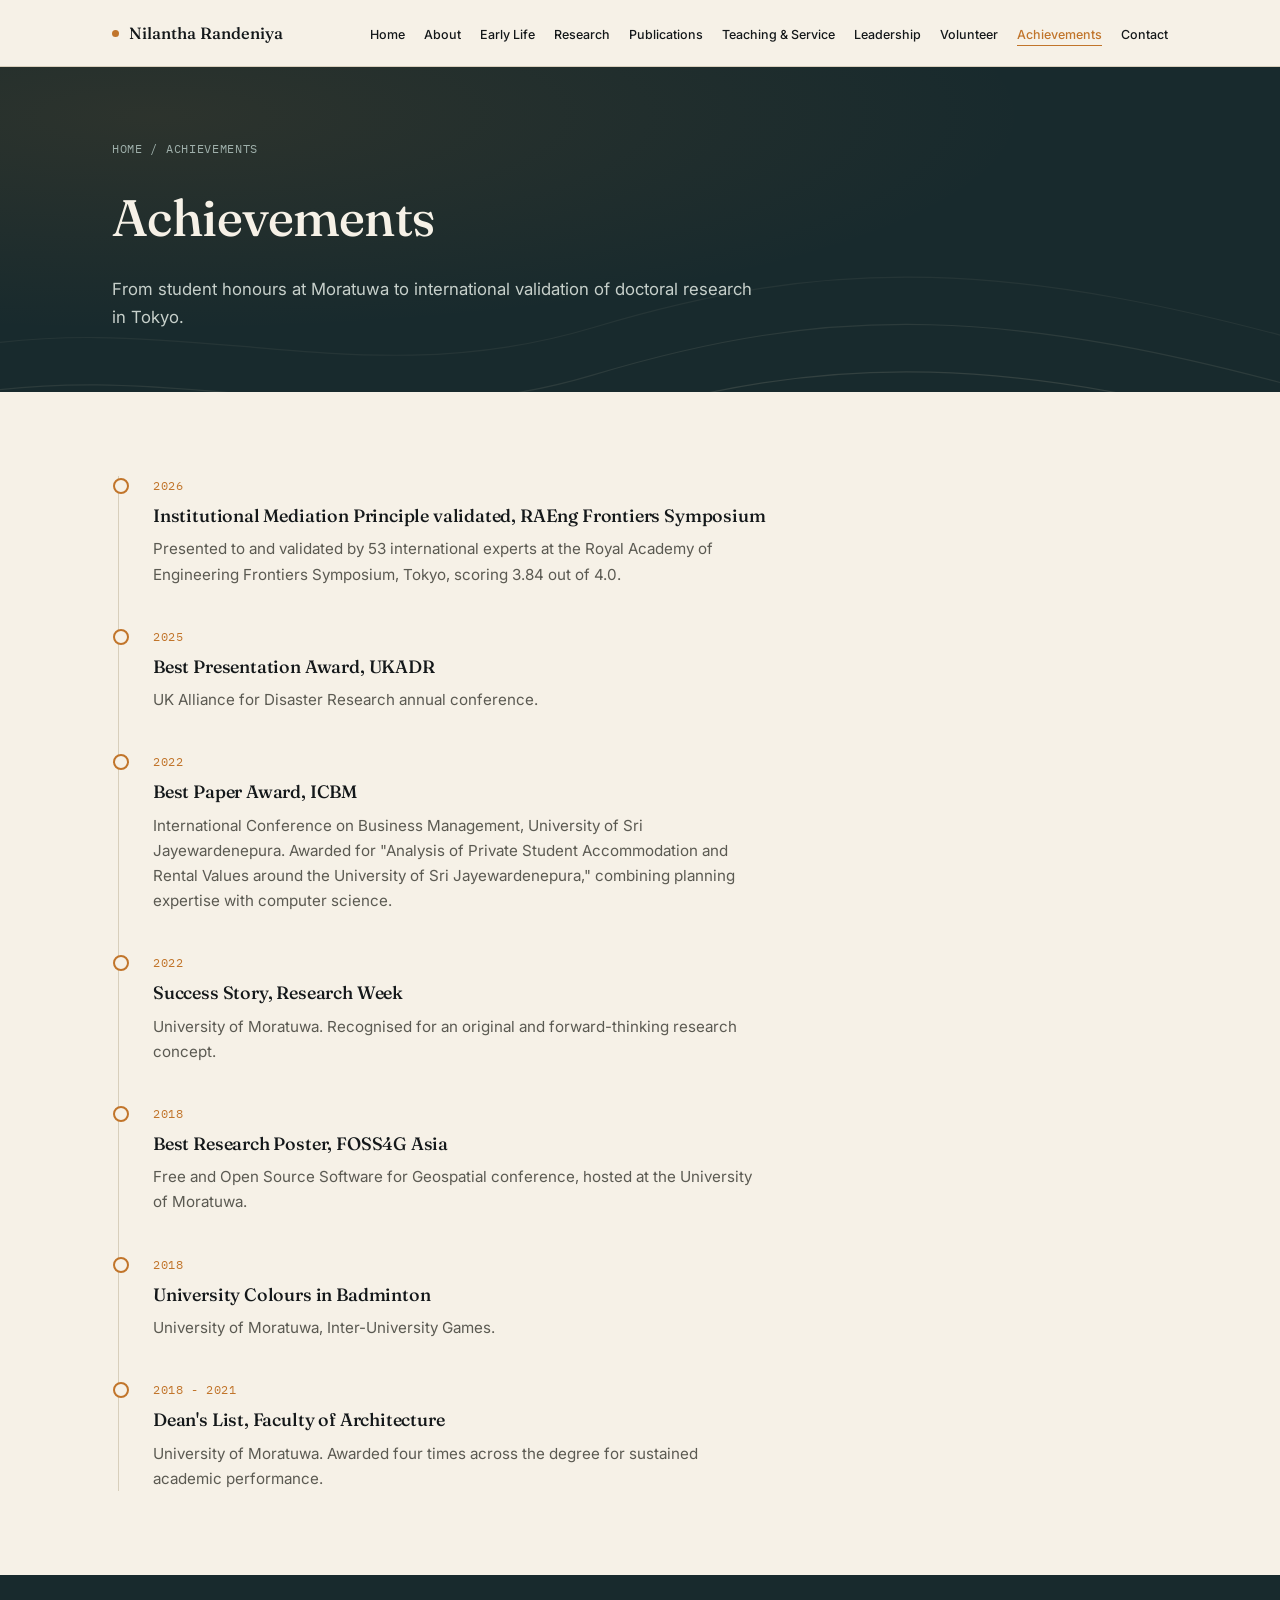
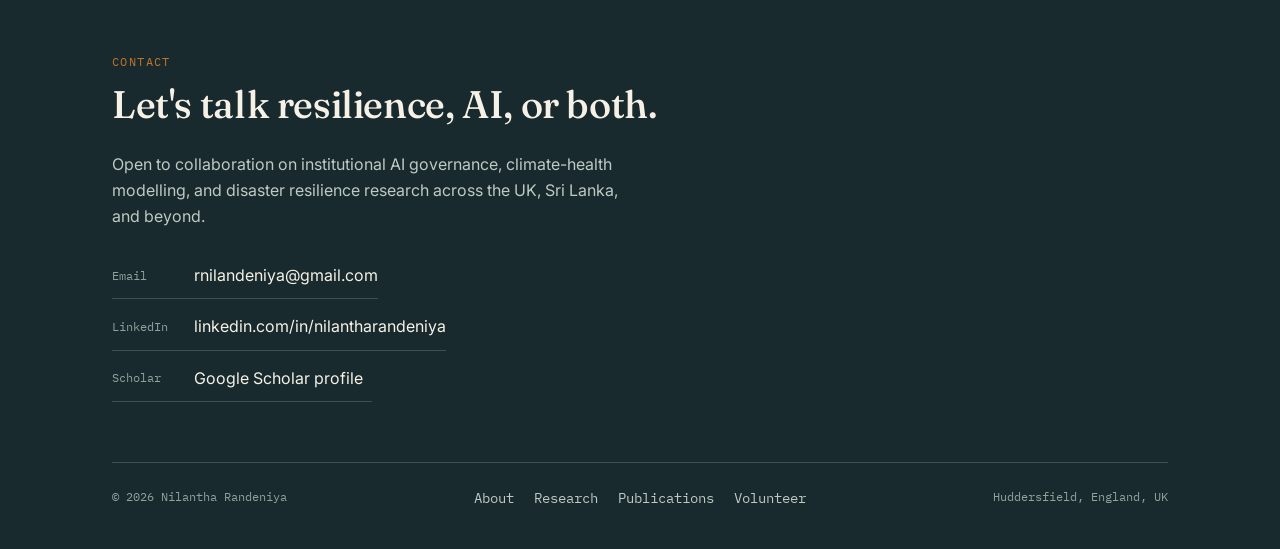
<file: index.html>
<!DOCTYPE html>
<html lang="en">
<head>
<meta charset="UTF-8">
<meta name="viewport" content="width=device-width, initial-scale=1.0">
<title>Achievements - Nilantha Randeniya</title>
<meta name="description" content="Awards and recognitions of Nilantha Randeniya, from student honours to international research validation.">
<link rel="preconnect" href="https://fonts.googleapis.com">
<link rel="preconnect" href="https://fonts.gstatic.com" crossorigin>
<link href="https://fonts.googleapis.com/css2?family=Fraunces:opsz,wght@9..144,300;9..144,400;9..144,500;9..144,600&family=Inter:wght@400;500;600&family=IBM+Plex+Mono:wght@400;500&display=swap" rel="stylesheet">
<link rel="stylesheet" href="css/style.css">
</head>
<body>

<nav class="site-nav">
  <div class="wrap">
    <a class="nav-name" href="index.html"><span class="dot"></span>Nilantha Randeniya</a>
    <button class="nav-toggle" id="navToggle" aria-label="Toggle menu" aria-expanded="false">&#9776;</button>
    <ul class="nav-links" id="navLinks">
      <li><a href="index.html">Home</a></li>
      <li><a href="about.html">About</a></li>
      <li><a href="early-life.html">Early Life</a></li>
      <li><a href="research.html">Research</a></li>
      <li><a href="publications.html">Publications</a></li>
      <li><a href="teaching.html">Teaching &amp; Service</a></li>
      <li><a href="leadership.html">Leadership</a></li>
      <li><a href="volunteer.html">Volunteer</a></li>
      <li><a href="achievements.html" class="active">Achievements</a></li>
      <li><a href="contact.html">Contact</a></li>
    </ul>
  </div>
</nav>

<header class="page-header">
  <svg class="contour-field" viewBox="0 0 1080 400" xmlns="http://www.w3.org/2000/svg" aria-hidden="true">
    <g fill="none" stroke="#E8DCC4" stroke-width="1">
      <path d="M -50 320 C 150 280, 300 360, 500 300 S 850 240, 1130 320" opacity="0.4"/>
      <path d="M -50 280 C 150 240, 300 320, 500 260 S 850 200, 1130 280" opacity="0.3"/>
      <path d="M -50 240 C 150 200, 300 280, 500 220 S 850 160, 1130 240" opacity="0.2"/>
    </g>
  </svg>
  <div class="wrap">
    <div class="breadcrumb"><a href="index.html">Home</a> / Achievements</div>
    <h1>Achievements</h1>
    <p class="lede">From student honours at Moratuwa to international validation of doctoral research in Tokyo.</p>
  </div>
</header>

<section>
  <div class="wrap">
    <div class="network reveal">
      <div class="node">
        <div class="when">2026</div>
        <h3>Institutional Mediation Principle validated, RAEng Frontiers Symposium</h3>
        <p>Presented to and validated by 53 international experts at the Royal Academy of Engineering Frontiers Symposium, Tokyo, scoring 3.84 out of 4.0.</p>
      </div>
      <div class="node">
        <div class="when">2025</div>
        <h3>Best Presentation Award, UKADR</h3>
        <p>UK Alliance for Disaster Research annual conference.</p>
      </div>
      <div class="node">
        <div class="when">2022</div>
        <h3>Best Paper Award, ICBM</h3>
        <p>International Conference on Business Management, University of Sri Jayewardenepura. Awarded for "Analysis of Private Student Accommodation and Rental Values around the University of Sri Jayewardenepura," combining planning expertise with computer science.</p>
      </div>
      <div class="node">
        <div class="when">2022</div>
        <h3>Success Story, Research Week</h3>
        <p>University of Moratuwa. Recognised for an original and forward-thinking research concept.</p>
      </div>
      <div class="node">
        <div class="when">2018</div>
        <h3>Best Research Poster, FOSS4G Asia</h3>
        <p>Free and Open Source Software for Geospatial conference, hosted at the University of Moratuwa.</p>
      </div>
      <div class="node">
        <div class="when">2018</div>
        <h3>University Colours in Badminton</h3>
        <p>University of Moratuwa, Inter-University Games.</p>
      </div>
      <div class="node">
        <div class="when">2018 - 2021</div>
        <h3>Dean's List, Faculty of Architecture</h3>
        <p>University of Moratuwa. Awarded four times across the degree for sustained academic performance.</p>
      </div>
    </div>
  </div>
</section>

<footer class="site-footer" id="contact">
  <div class="wrap">
    <span class="eyebrow" style="color:var(--ochre)">Contact</span>
    <h2>Let's talk resilience, AI, or both.</h2>
    <p class="desc">Open to collaboration on institutional AI governance, climate-health modelling, and disaster resilience research across the UK, Sri Lanka, and beyond.</p>
    <div class="contact-links">
      <a href="mailto:rnilandeniya@gmail.com"><span class="k">Email</span> rnilandeniya@gmail.com</a>
      <a href="https://www.linkedin.com/in/nilantharandeniya" target="_blank" rel="noopener"><span class="k">LinkedIn</span> linkedin.com/in/nilantharandeniya</a>
      <a href="https://scholar.google.com/citations?user=WspfZRwAAAAJ&hl=en" target="_blank" rel="noopener"><span class="k">Scholar</span> Google Scholar profile</a>
    </div>
    <div class="foot-bottom">
      <span>&copy; 2026 Nilantha Randeniya</span>
      <div class="foot-links">
        <a href="about.html">About</a>
        <a href="research.html">Research</a>
        <a href="publications.html">Publications</a>
        <a href="volunteer.html">Volunteer</a>
      </div>
      <span>Huddersfield, England, UK</span>
    </div>
  </div>
</footer>

<script src="js/main.js"></script>
</body>
</html>
</file>
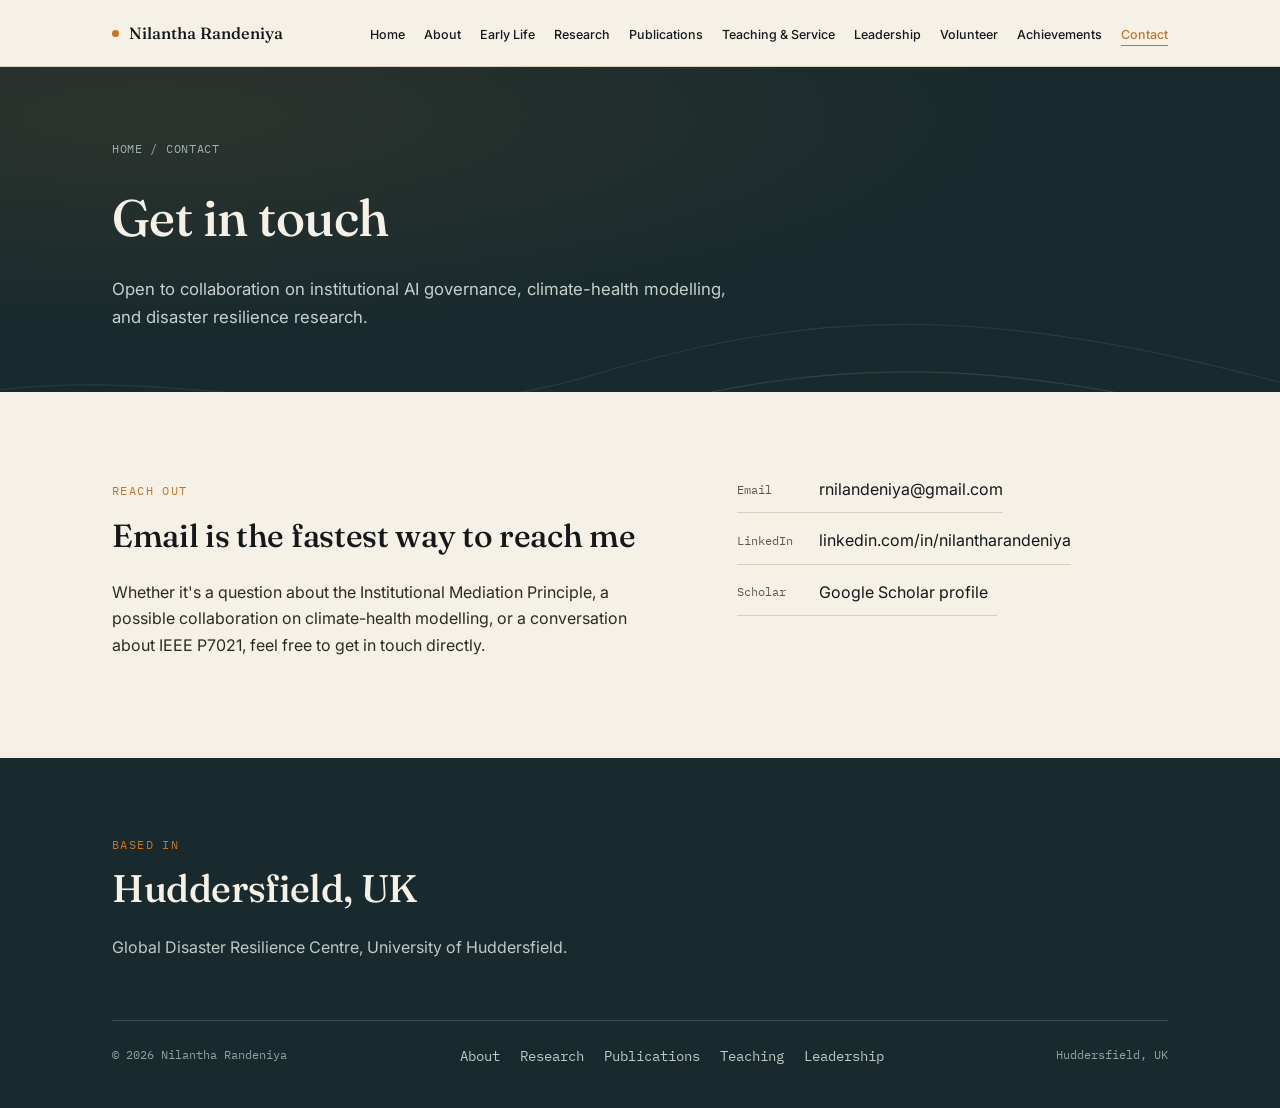
<file: leadership.html>
<!DOCTYPE html>
<html lang="en">
<head>
<meta charset="UTF-8">
<meta name="viewport" content="width=device-width, initial-scale=1.0">
<title>Contact - Nilantha Randeniya</title>
<meta name="description" content="Get in touch with Nilantha Randeniya, Researcher and Educator, University of Huddersfield.">
<link rel="preconnect" href="https://fonts.googleapis.com">
<link rel="preconnect" href="https://fonts.gstatic.com" crossorigin>
<link href="https://fonts.googleapis.com/css2?family=Fraunces:opsz,wght@9..144,300;9..144,400;9..144,500;9..144,600&family=Inter:wght@400;500;600&family=IBM+Plex+Mono:wght@400;500&display=swap" rel="stylesheet">
<link rel="stylesheet" href="css/style.css">
</head>
<body>

<nav class="site-nav">
  <div class="wrap">
    <a class="nav-name" href="index.html"><span class="dot"></span>Nilantha Randeniya</a>
    <button class="nav-toggle" id="navToggle" aria-label="Toggle menu" aria-expanded="false">&#9776;</button>
    <ul class="nav-links" id="navLinks">
      <li><a href="index.html">Home</a></li>
      <li><a href="about.html">About</a></li>
      <li><a href="early-life.html">Early Life</a></li>
      <li><a href="research.html">Research</a></li>
      <li><a href="publications.html">Publications</a></li>
      <li><a href="teaching.html">Teaching & Service</a></li>
      <li><a href="leadership.html">Leadership</a></li>
      <li><a href="volunteer.html">Volunteer</a></li>
      <li><a href="achievements.html">Achievements</a></li>
      <li><a href="contact.html" class="active">Contact</a></li>
    </ul>
  </div>
</nav>

<header class="page-header">
  <svg class="contour-field" viewBox="0 0 1080 400" xmlns="http://www.w3.org/2000/svg" aria-hidden="true">
    <g fill="none" stroke="#E8DCC4" stroke-width="1">
      <path d="M -50 320 C 150 280, 300 360, 500 300 S 850 240, 1130 320" opacity="0.4"/>
      <path d="M -50 280 C 150 240, 300 320, 500 260 S 850 200, 1130 280" opacity="0.3"/>
    </g>
  </svg>
  <div class="wrap">
    <div class="breadcrumb"><a href="index.html">Home</a> / Contact</div>
    <h1>Get in touch</h1>
    <p class="lede">Open to collaboration on institutional AI governance, climate-health modelling, and disaster resilience research.</p>
  </div>
</header>

<section style="border-bottom:none;">
  <div class="wrap">
    <div class="two-col">
      <div class="reveal">
        <span class="eyebrow">Reach out</span>
        <h2 style="margin-top:8px;font-size:clamp(1.5rem,2.6vw,2rem);">Email is the fastest way to reach me</h2>
        <p style="margin-top:16px;">Whether it's a question about the Institutional Mediation Principle, a possible collaboration on climate-health modelling, or a conversation about IEEE P7021, feel free to get in touch directly.</p>
      </div>
      <div class="reveal">
        <div class="contact-links" style="margin-top:0;">
          <a href="mailto:rnilandeniya@gmail.com" style="color:var(--ink);border-color:var(--line);"><span class="k" style="color:var(--muted);">Email</span> rnilandeniya@gmail.com</a>
          <a href="https://www.linkedin.com/in/nilantharandeniya" target="_blank" rel="noopener" style="color:var(--ink);border-color:var(--line);"><span class="k" style="color:var(--muted);">LinkedIn</span> linkedin.com/in/nilantharandeniya</a>
          <a href="https://scholar.google.com/citations?user=WspfZRwAAAAJ&hl=en" target="_blank" rel="noopener" style="color:var(--ink);border-color:var(--line);"><span class="k" style="color:var(--muted);">Scholar</span> Google Scholar profile</a>
        </div>
      </div>
    </div>
  </div>
</section>

<footer class="site-footer">
  <div class="wrap">
    <span class="eyebrow" style="color:var(--ochre)">Based in</span>
    <h2>Huddersfield, UK</h2>
    <p class="desc">Global Disaster Resilience Centre, University of Huddersfield.</p>
    <div class="foot-bottom">
      <span>&copy; 2026 Nilantha Randeniya</span>
      <div class="foot-links">
        <a href="about.html">About</a>
        <a href="research.html">Research</a>
        <a href="publications.html">Publications</a>
        <a href="teaching.html">Teaching</a>
        <a href="leadership.html">Leadership</a>
      </div>
      <span>Huddersfield, UK</span>
    </div>
  </div>
</footer>

<script src="js/main.js"></script>
</body>
</html>
</file>
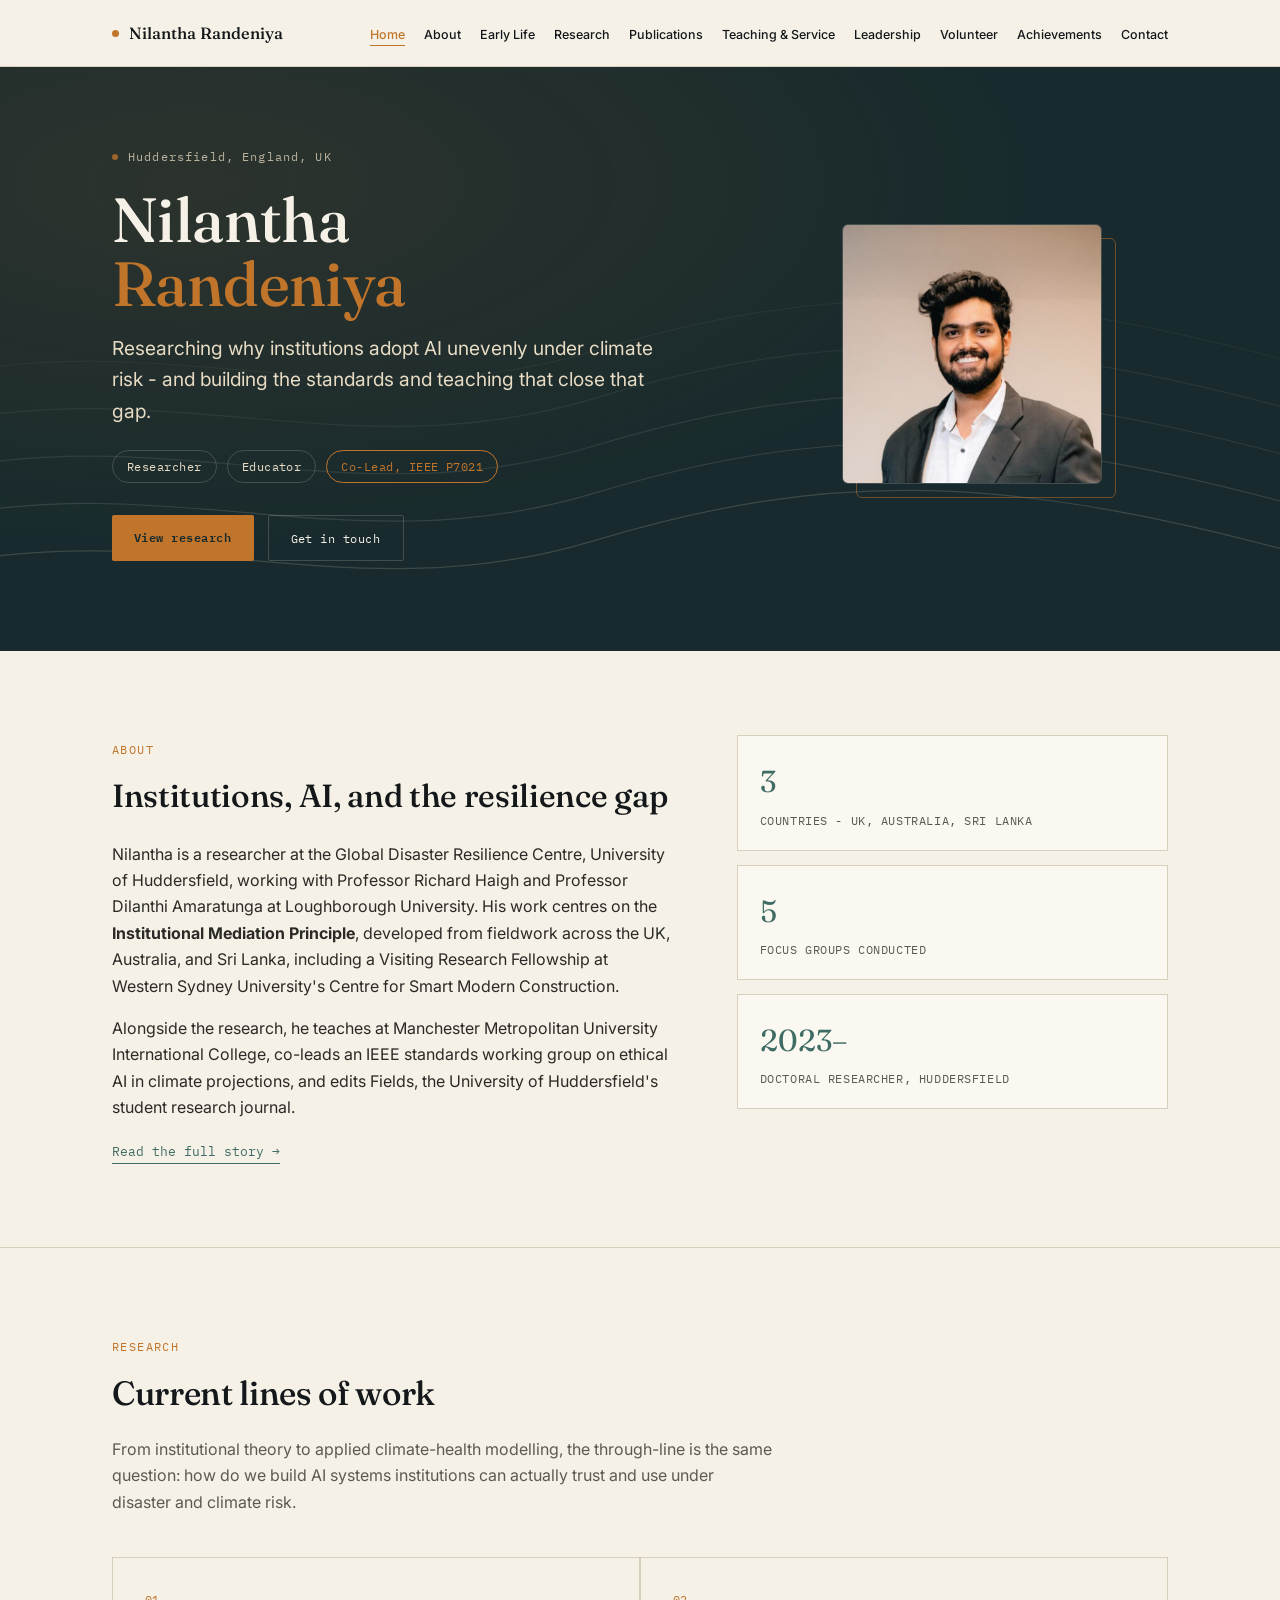
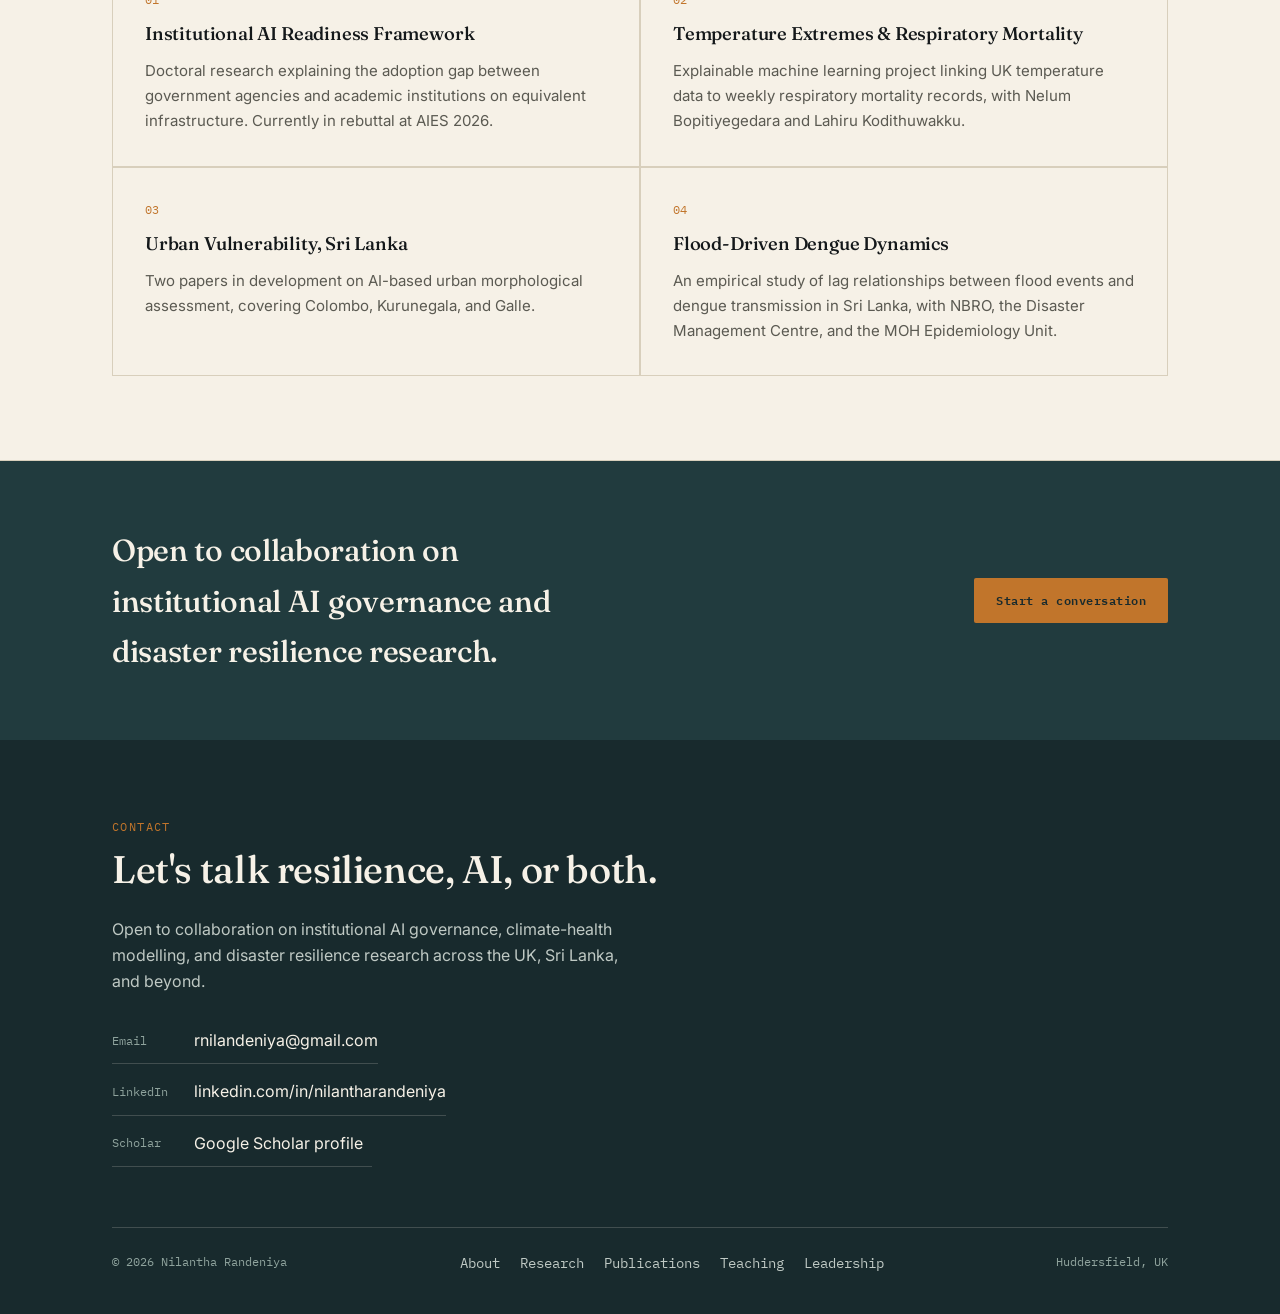
<file: research.html>
<!DOCTYPE html>
<html lang="en">
<head>
<meta charset="UTF-8">
<meta name="viewport" content="width=device-width, initial-scale=1.0">
<title>Nilantha Randeniya - Researcher &amp; Educator, Disaster Resilience and Institutional AI</title>
<meta name="description" content="Nilantha Randeniya - Researcher, Global Disaster Resilience Centre, University of Huddersfield. Institutional Mediation Principle, AI governance, climate and disaster risk.">
<link rel="preconnect" href="https://fonts.googleapis.com">
<link rel="preconnect" href="https://fonts.gstatic.com" crossorigin>
<link href="https://fonts.googleapis.com/css2?family=Fraunces:opsz,wght@9..144,300;9..144,400;9..144,500;9..144,600&family=Inter:wght@400;500;600&family=IBM+Plex+Mono:wght@400;500&display=swap" rel="stylesheet">
<link rel="stylesheet" href="css/style.css">
</head>
<body>

<nav class="site-nav">
  <div class="wrap">
    <a class="nav-name" href="index.html"><span class="dot"></span>Nilantha Randeniya</a>
    <button class="nav-toggle" id="navToggle" aria-label="Toggle menu" aria-expanded="false">&#9776;</button>
    <ul class="nav-links" id="navLinks">
      <li><a href="index.html" class="active">Home</a></li>
      <li><a href="about.html">About</a></li>
      <li><a href="early-life.html">Early Life</a></li>
      <li><a href="research.html">Research</a></li>
      <li><a href="publications.html">Publications</a></li>
      <li><a href="teaching.html">Teaching & Service</a></li>
      <li><a href="leadership.html">Leadership</a></li>
      <li><a href="volunteer.html">Volunteer</a></li>
      <li><a href="achievements.html">Achievements</a></li>
      <li><a href="contact.html">Contact</a></li>
    </ul>
  </div>
</nav>

<header class="hero">
  <svg class="contour-field" viewBox="0 0 1080 500" xmlns="http://www.w3.org/2000/svg" aria-hidden="true">
    <g fill="none" stroke="#E8DCC4" stroke-width="1">
      <path d="M -50 420 C 150 380, 300 460, 500 400 S 850 340, 1130 420" opacity="0.5"/>
      <path d="M -50 380 C 150 340, 300 420, 500 360 S 850 300, 1130 380" opacity="0.4"/>
      <path d="M -50 340 C 150 300, 300 380, 500 320 S 850 260, 1130 340" opacity="0.3"/>
      <path d="M -50 300 C 150 260, 300 340, 500 280 S 850 220, 1130 300" opacity="0.22"/>
      <path d="M -50 260 C 150 220, 300 300, 500 240 S 850 180, 1130 260" opacity="0.15"/>
    </g>
  </svg>
  <div class="wrap">
    <div>
      <div class="hero-coord"><span class="dot"></span>Huddersfield, England, UK</div>
      <h1 class="name">Nilantha<br><em>Randeniya</em></h1>
      <p class="hero-role">Researching why institutions adopt AI unevenly under climate risk - and building the standards and teaching that close that gap.</p>
      <div class="hero-tags">
        <span class="tag">Researcher</span>
        <span class="tag">Educator</span>
        <span class="tag accent">Co-Lead, IEEE P7021</span>
      </div>
      <div class="hero-actions">
        <a class="btn btn-primary" href="research.html">View research</a>
        <a class="btn btn-ghost" href="contact.html">Get in touch</a>
      </div>
    </div>
    <div class="hero-portrait">
      <img src="assets/profile.png" alt="Portrait of Nilantha Randeniya">
    </div>
  </div>
</header>

<section id="about-preview">
  <div class="wrap">
    <div class="two-col">
      <div class="reveal">
        <span class="eyebrow">About</span>
        <h2 style="margin-top:8px;font-size:clamp(1.5rem,2.6vw,2rem);">Institutions, AI, and the resilience gap</h2>
        <p style="margin-top:18px;">Nilantha is a researcher at the Global Disaster Resilience Centre, University of Huddersfield, working with Professor Richard Haigh and Professor Dilanthi Amaratunga at Loughborough University. His work centres on the <strong>Institutional Mediation Principle</strong>, developed from fieldwork across the UK, Australia, and Sri Lanka, including a Visiting Research Fellowship at Western Sydney University's Centre for Smart Modern Construction.</p>
        <p>Alongside the research, he teaches at Manchester Metropolitan University International College, co-leads an IEEE standards working group on ethical AI in climate projections, and edits Fields, the University of Huddersfield's student research journal.</p>
        <a href="about.html" style="font-family:'IBM Plex Mono',monospace;font-size:0.82rem;color:var(--teal);text-decoration:none;border-bottom:1px solid var(--teal);padding-bottom:3px;">Read the full story &rarr;</a>
      </div>
      <div class="reveal">
        <div class="stat-card"><div class="num">3</div><div class="label">Countries - UK, Australia, Sri Lanka</div></div>
        <div class="stat-card"><div class="num">5</div><div class="label">Focus groups conducted</div></div>
        <div class="stat-card"><div class="num">2023&ndash;</div><div class="label">Doctoral researcher, Huddersfield</div></div>
      </div>
    </div>
  </div>
</section>

<section id="research-preview">
  <div class="wrap">
    <div class="section-head reveal">
      <span class="eyebrow">Research</span>
      <h2>Current lines of work</h2>
      <p class="desc">From institutional theory to applied climate-health modelling, the through-line is the same question: how do we build AI systems institutions can actually trust and use under disaster and climate risk.</p>
    </div>
    <div class="research-grid reveal">
      <div class="research-card">
        <div class="idx">01</div>
        <h3>Institutional AI Readiness Framework</h3>
        <p>Doctoral research explaining the adoption gap between government agencies and academic institutions on equivalent infrastructure. Currently in rebuttal at AIES 2026.</p>
      </div>
      <div class="research-card">
        <div class="idx">02</div>
        <h3>Temperature Extremes &amp; Respiratory Mortality</h3>
        <p>Explainable machine learning project linking UK temperature data to weekly respiratory mortality records, with Nelum Bopitiyegedara and Lahiru Kodithuwakku.</p>
      </div>
      <div class="research-card">
        <div class="idx">03</div>
        <h3>Urban Vulnerability, Sri Lanka</h3>
        <p>Two papers in development on AI-based urban morphological assessment, covering Colombo, Kurunegala, and Galle.</p>
      </div>
      <div class="research-card">
        <div class="idx">04</div>
        <h3>Flood-Driven Dengue Dynamics</h3>
        <p>An empirical study of lag relationships between flood events and dengue transmission in Sri Lanka, with NBRO, the Disaster Management Centre, and the MOH Epidemiology Unit.</p>
      </div>
    </div>
  </div>
</section>

<section class="cta-band" style="border-bottom:none;">
  <div class="wrap">
    <h2>Open to collaboration on institutional AI governance and disaster resilience research.</h2>
    <a class="btn btn-primary" href="contact.html">Start a conversation</a>
  </div>
</section>

<footer class="site-footer" id="contact">
  <div class="wrap">
    <span class="eyebrow" style="color:var(--ochre)">Contact</span>
    <h2>Let's talk resilience, AI, or both.</h2>
    <p class="desc">Open to collaboration on institutional AI governance, climate-health modelling, and disaster resilience research across the UK, Sri Lanka, and beyond.</p>
    <div class="contact-links">
      <a href="mailto:rnilandeniya@gmail.com"><span class="k">Email</span> rnilandeniya@gmail.com</a>
      <a href="https://www.linkedin.com/in/nilantharandeniya" target="_blank" rel="noopener"><span class="k">LinkedIn</span> linkedin.com/in/nilantharandeniya</a>
      <a href="https://scholar.google.com/citations?user=WspfZRwAAAAJ&hl=en" target="_blank" rel="noopener"><span class="k">Scholar</span> Google Scholar profile</a>
    </div>
    <div class="foot-bottom">
      <span>&copy; 2026 Nilantha Randeniya</span>
      <div class="foot-links">
        <a href="about.html">About</a>
        <a href="research.html">Research</a>
        <a href="publications.html">Publications</a>
        <a href="teaching.html">Teaching</a>
        <a href="leadership.html">Leadership</a>
      </div>
      <span>Huddersfield, UK</span>
    </div>
  </div>
</footer>

<script src="js/main.js"></script>
</body>
</html>
</file>
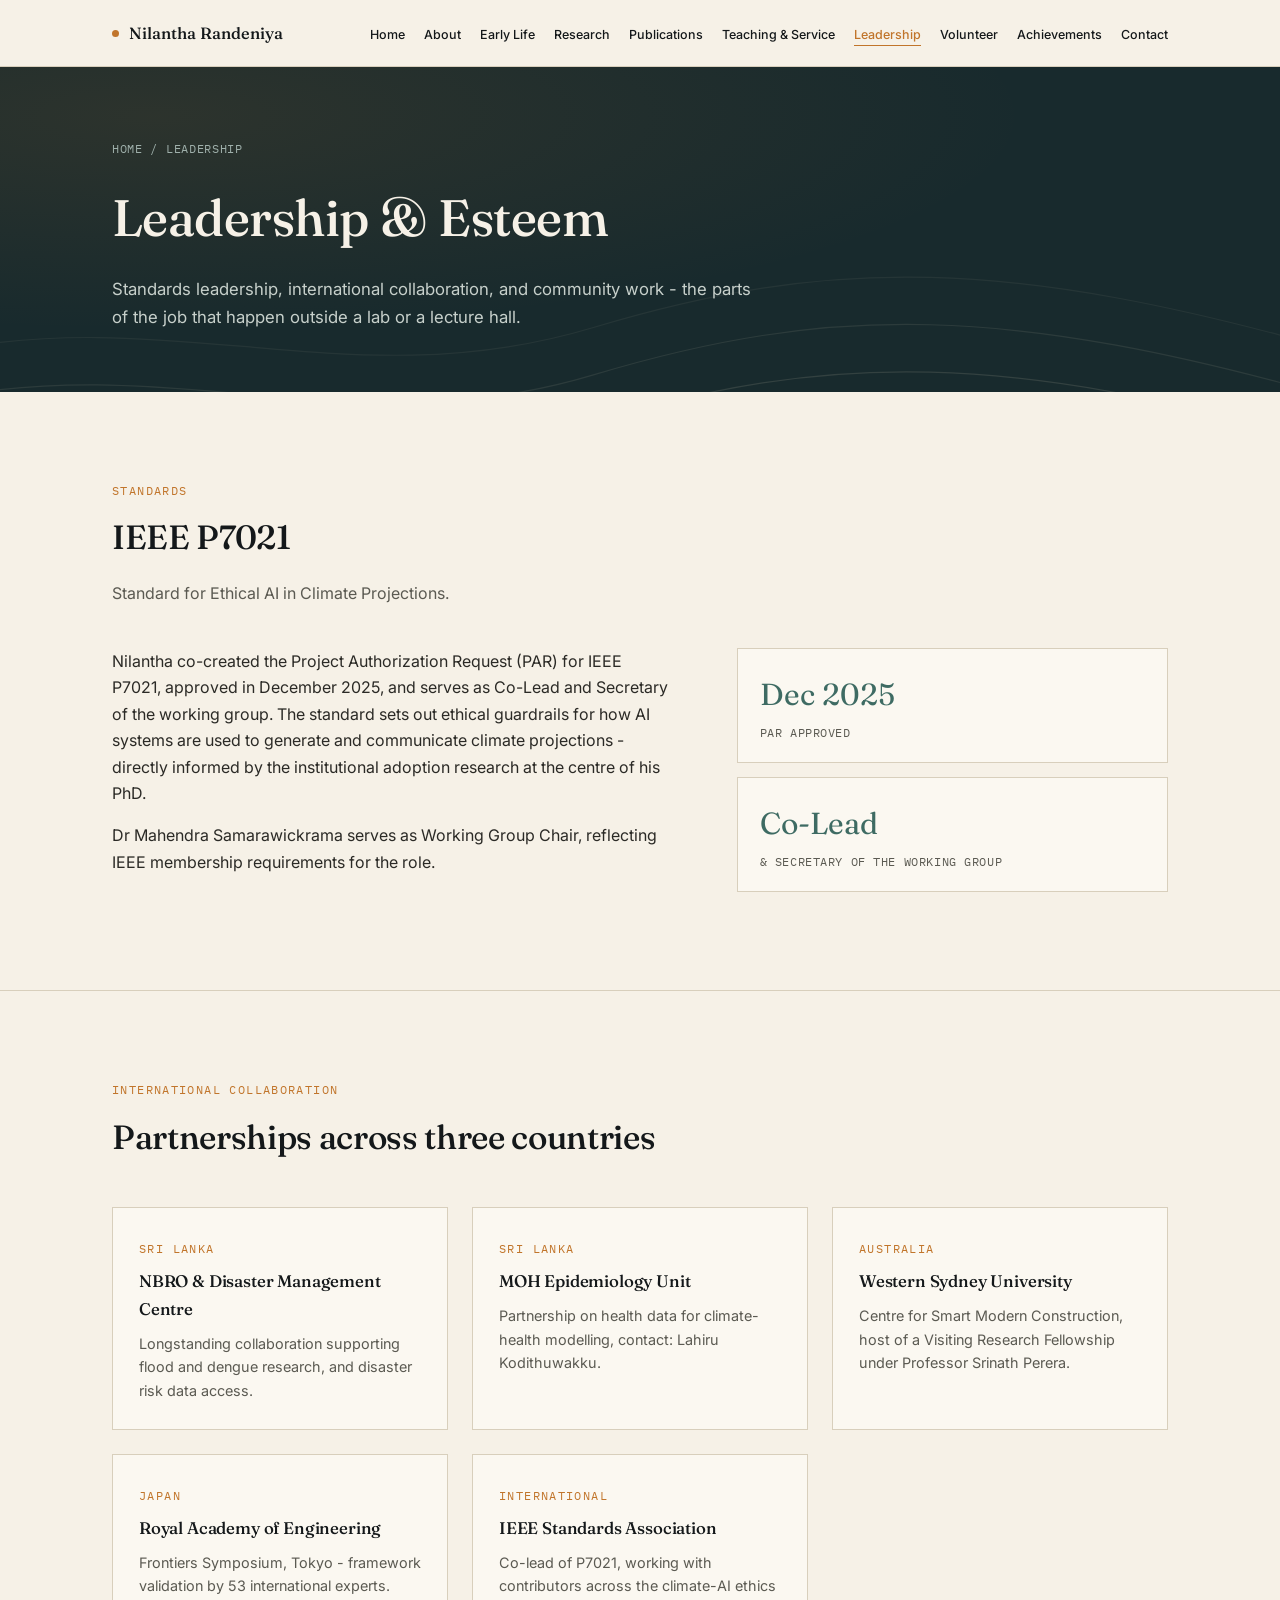
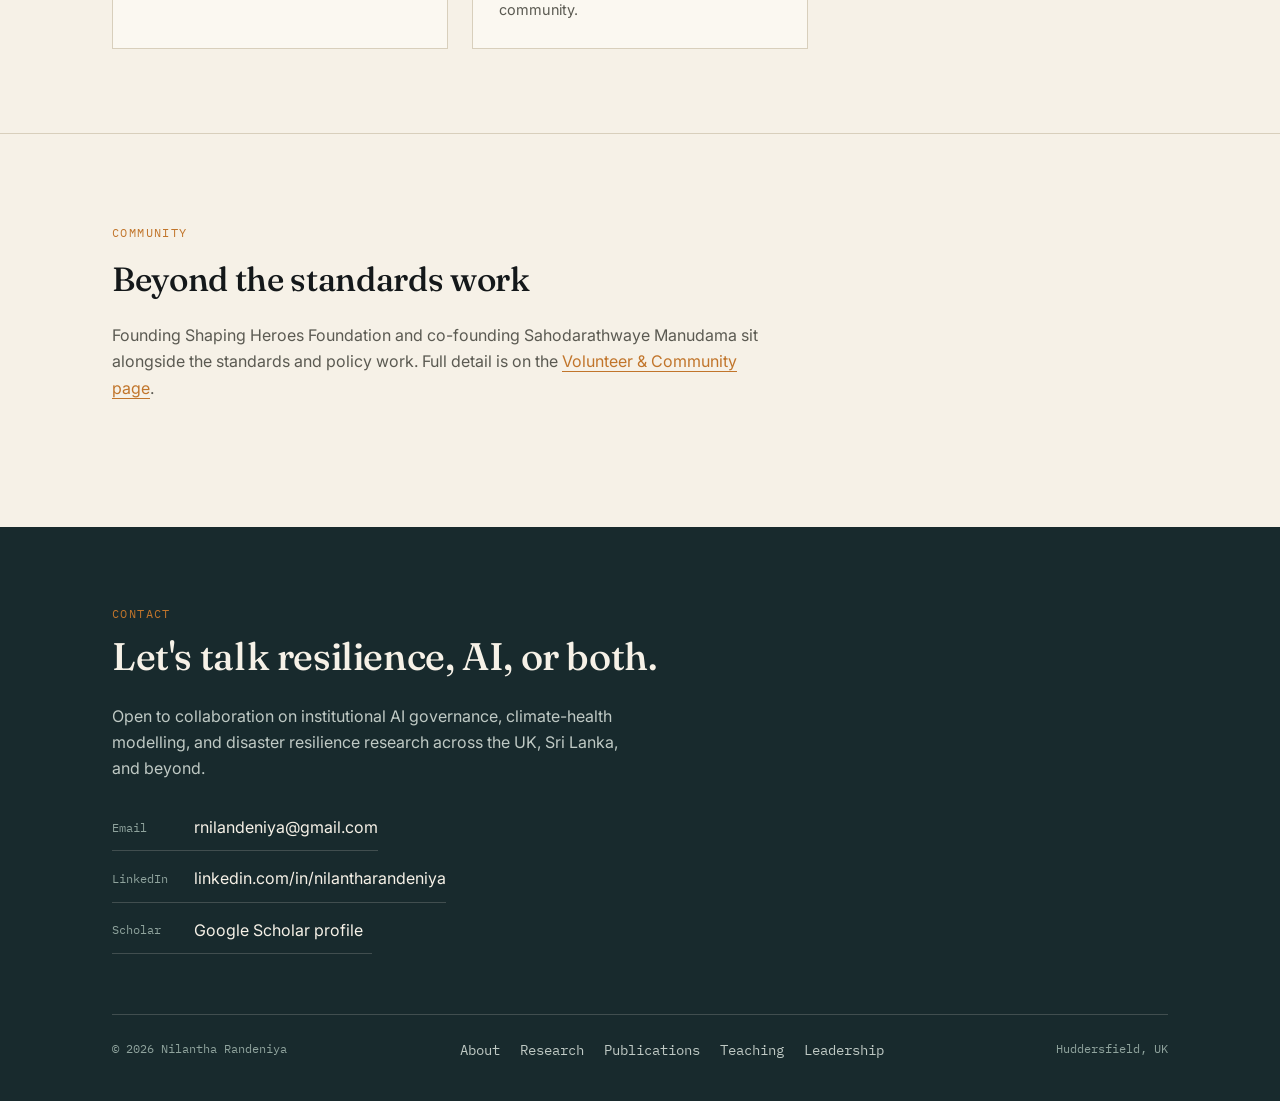
<file: teaching.html>
<!DOCTYPE html>
<html lang="en">
<head>
<meta charset="UTF-8">
<meta name="viewport" content="width=device-width, initial-scale=1.0">
<title>Leadership - Nilantha Randeniya</title>
<meta name="description" content="IEEE P7021, international collaborations, and community leadership by Nilantha Randeniya.">
<link rel="preconnect" href="https://fonts.googleapis.com">
<link rel="preconnect" href="https://fonts.gstatic.com" crossorigin>
<link href="https://fonts.googleapis.com/css2?family=Fraunces:opsz,wght@9..144,300;9..144,400;9..144,500;9..144,600&family=Inter:wght@400;500;600&family=IBM+Plex+Mono:wght@400;500&display=swap" rel="stylesheet">
<link rel="stylesheet" href="css/style.css">
</head>
<body>

<nav class="site-nav">
  <div class="wrap">
    <a class="nav-name" href="index.html"><span class="dot"></span>Nilantha Randeniya</a>
    <button class="nav-toggle" id="navToggle" aria-label="Toggle menu" aria-expanded="false">&#9776;</button>
    <ul class="nav-links" id="navLinks">
      <li><a href="index.html">Home</a></li>
      <li><a href="about.html">About</a></li>
      <li><a href="early-life.html">Early Life</a></li>
      <li><a href="research.html">Research</a></li>
      <li><a href="publications.html">Publications</a></li>
      <li><a href="teaching.html">Teaching & Service</a></li>
      <li><a href="leadership.html" class="active">Leadership</a></li>
      <li><a href="volunteer.html">Volunteer</a></li>
      <li><a href="achievements.html">Achievements</a></li>
      <li><a href="contact.html">Contact</a></li>
    </ul>
  </div>
</nav>

<header class="page-header">
  <svg class="contour-field" viewBox="0 0 1080 400" xmlns="http://www.w3.org/2000/svg" aria-hidden="true">
    <g fill="none" stroke="#E8DCC4" stroke-width="1">
      <path d="M -50 320 C 150 280, 300 360, 500 300 S 850 240, 1130 320" opacity="0.4"/>
      <path d="M -50 280 C 150 240, 300 320, 500 260 S 850 200, 1130 280" opacity="0.3"/>
      <path d="M -50 240 C 150 200, 300 280, 500 220 S 850 160, 1130 240" opacity="0.2"/>
    </g>
  </svg>
  <div class="wrap">
    <div class="breadcrumb"><a href="index.html">Home</a> / Leadership</div>
    <h1>Leadership &amp; Esteem</h1>
    <p class="lede">Standards leadership, international collaboration, and community work - the parts of the job that happen outside a lab or a lecture hall.</p>
  </div>
</header>

<section>
  <div class="wrap">
    <div class="section-head reveal">
      <span class="eyebrow">Standards</span>
      <h2>IEEE P7021</h2>
      <p class="desc">Standard for Ethical AI in Climate Projections.</p>
    </div>
    <div class="two-col">
      <div class="reveal">
        <p>Nilantha co-created the Project Authorization Request (PAR) for IEEE P7021, approved in December 2025, and serves as Co-Lead and Secretary of the working group. The standard sets out ethical guardrails for how AI systems are used to generate and communicate climate projections - directly informed by the institutional adoption research at the centre of his PhD.</p>
        <p>Dr Mahendra Samarawickrama serves as Working Group Chair, reflecting IEEE membership requirements for the role.</p>
      </div>
      <div class="reveal">
        <div class="stat-card"><div class="num">Dec 2025</div><div class="label">PAR approved</div></div>
        <div class="stat-card"><div class="num">Co-Lead</div><div class="label">&amp; Secretary of the working group</div></div>
      </div>
    </div>
  </div>
</section>

<section>
  <div class="wrap">
    <div class="section-head reveal">
      <span class="eyebrow">International Collaboration</span>
      <h2>Partnerships across three countries</h2>
    </div>
    <div class="card-grid reveal">
      <div class="card">
        <span class="eyebrow">Sri Lanka</span>
        <h3>NBRO &amp; Disaster Management Centre</h3>
        <p>Longstanding collaboration supporting flood and dengue research, and disaster risk data access.</p>
      </div>
      <div class="card">
        <span class="eyebrow">Sri Lanka</span>
        <h3>MOH Epidemiology Unit</h3>
        <p>Partnership on health data for climate-health modelling, contact: Lahiru Kodithuwakku.</p>
      </div>
      <div class="card">
        <span class="eyebrow">Australia</span>
        <h3>Western Sydney University</h3>
        <p>Centre for Smart Modern Construction, host of a Visiting Research Fellowship under Professor Srinath Perera.</p>
      </div>
      <div class="card">
        <span class="eyebrow">Japan</span>
        <h3>Royal Academy of Engineering</h3>
        <p>Frontiers Symposium, Tokyo - framework validation by 53 international experts.</p>
      </div>
      <div class="card">
        <span class="eyebrow">International</span>
        <h3>IEEE Standards Association</h3>
        <p>Co-lead of P7021, working with contributors across the climate-AI ethics community.</p>
      </div>
    </div>
  </div>
</section>

<section>
  <div class="wrap">
    <div class="section-head reveal">
      <span class="eyebrow">Community</span>
      <h2>Beyond the standards work</h2>
      <p class="desc">Founding Shaping Heroes Foundation and co-founding Sahodarathwaye Manudama sit alongside the standards and policy work. Full detail is on the <a href="volunteer.html" style="color:var(--ochre);border-bottom:1px solid var(--ochre);text-decoration:none;">Volunteer &amp; Community page</a>.</p>
    </div>
  </div>
</section>

<footer class="site-footer" id="contact">
  <div class="wrap">
    <span class="eyebrow" style="color:var(--ochre)">Contact</span>
    <h2>Let's talk resilience, AI, or both.</h2>
    <p class="desc">Open to collaboration on institutional AI governance, climate-health modelling, and disaster resilience research across the UK, Sri Lanka, and beyond.</p>
    <div class="contact-links">
      <a href="mailto:rnilandeniya@gmail.com"><span class="k">Email</span> rnilandeniya@gmail.com</a>
      <a href="https://www.linkedin.com/in/nilantharandeniya" target="_blank" rel="noopener"><span class="k">LinkedIn</span> linkedin.com/in/nilantharandeniya</a>
      <a href="https://scholar.google.com/citations?user=WspfZRwAAAAJ&hl=en" target="_blank" rel="noopener"><span class="k">Scholar</span> Google Scholar profile</a>
    </div>
    <div class="foot-bottom">
      <span>&copy; 2026 Nilantha Randeniya</span>
      <div class="foot-links">
        <a href="about.html">About</a>
        <a href="research.html">Research</a>
        <a href="publications.html">Publications</a>
        <a href="teaching.html">Teaching</a>
        <a href="leadership.html">Leadership</a>
      </div>
      <span>Huddersfield, UK</span>
    </div>
  </div>
</footer>

<script src="js/main.js"></script>
</body>
</html>
</file>
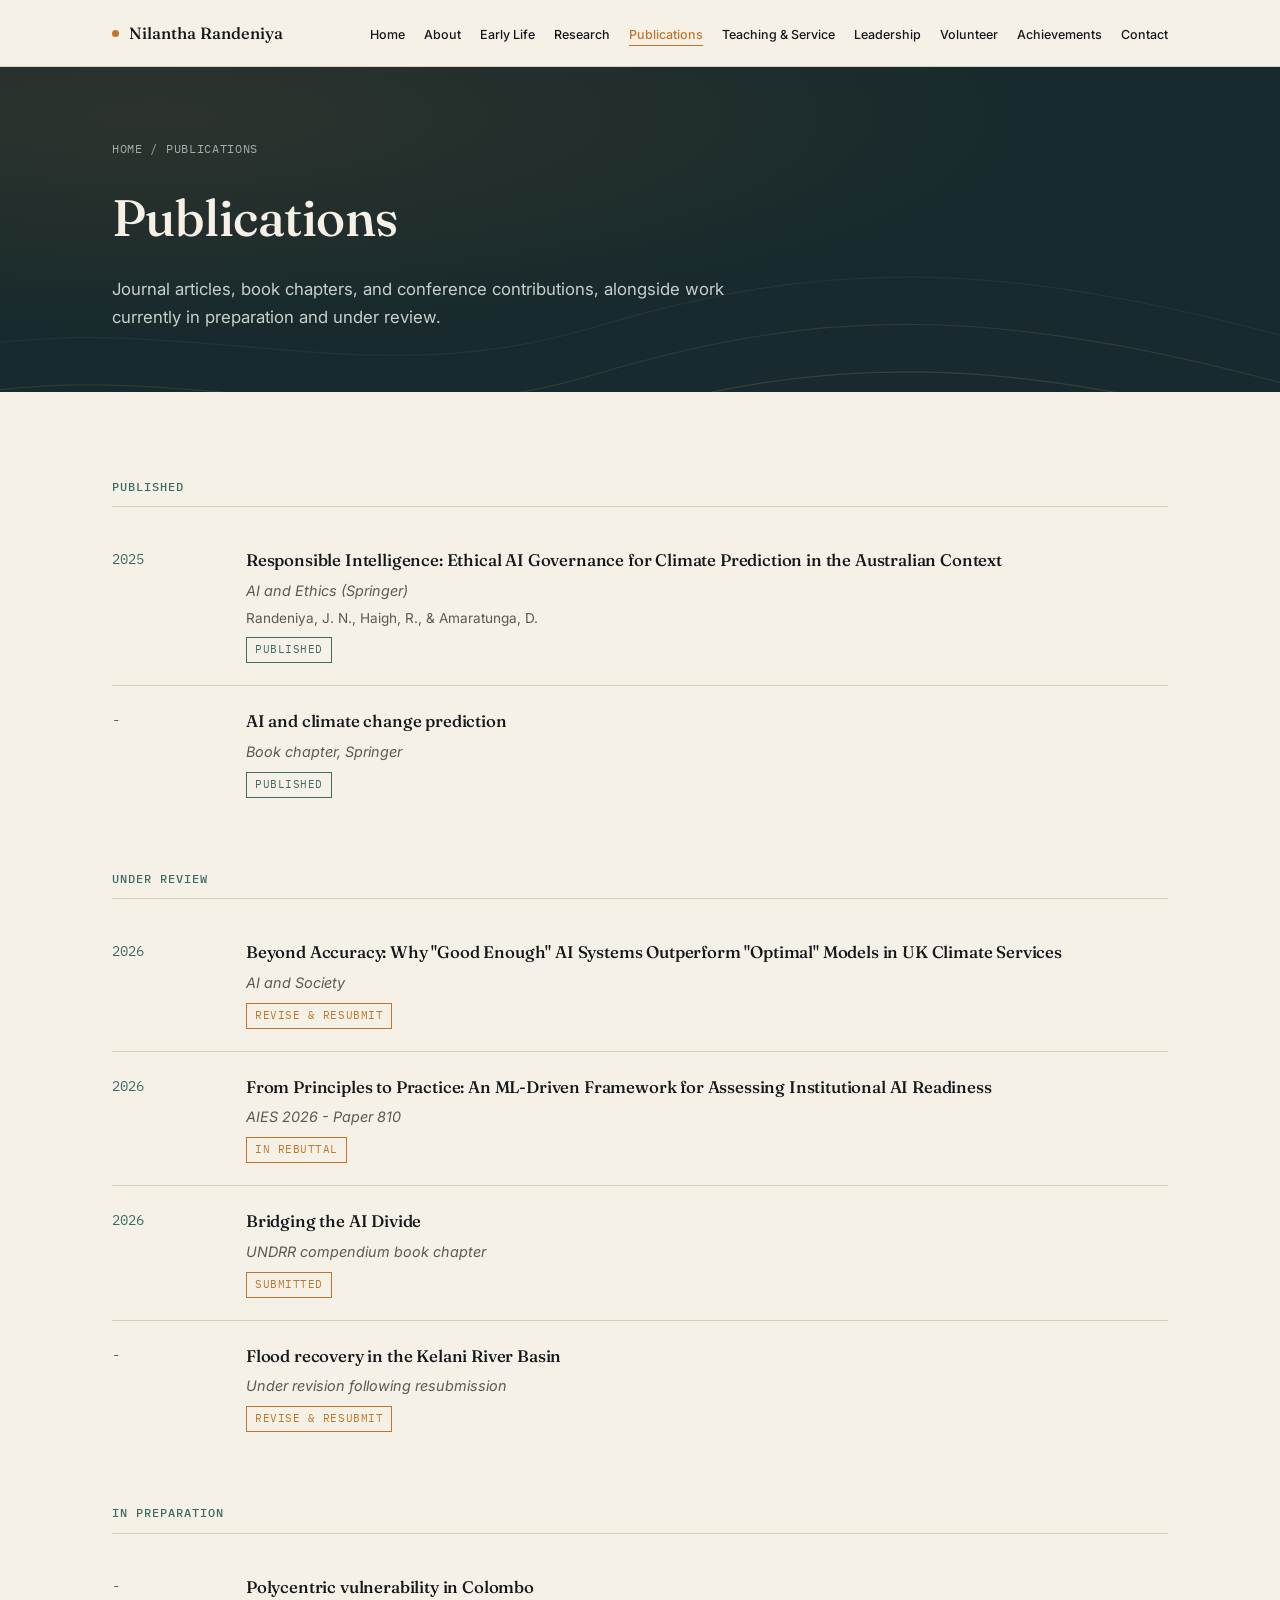
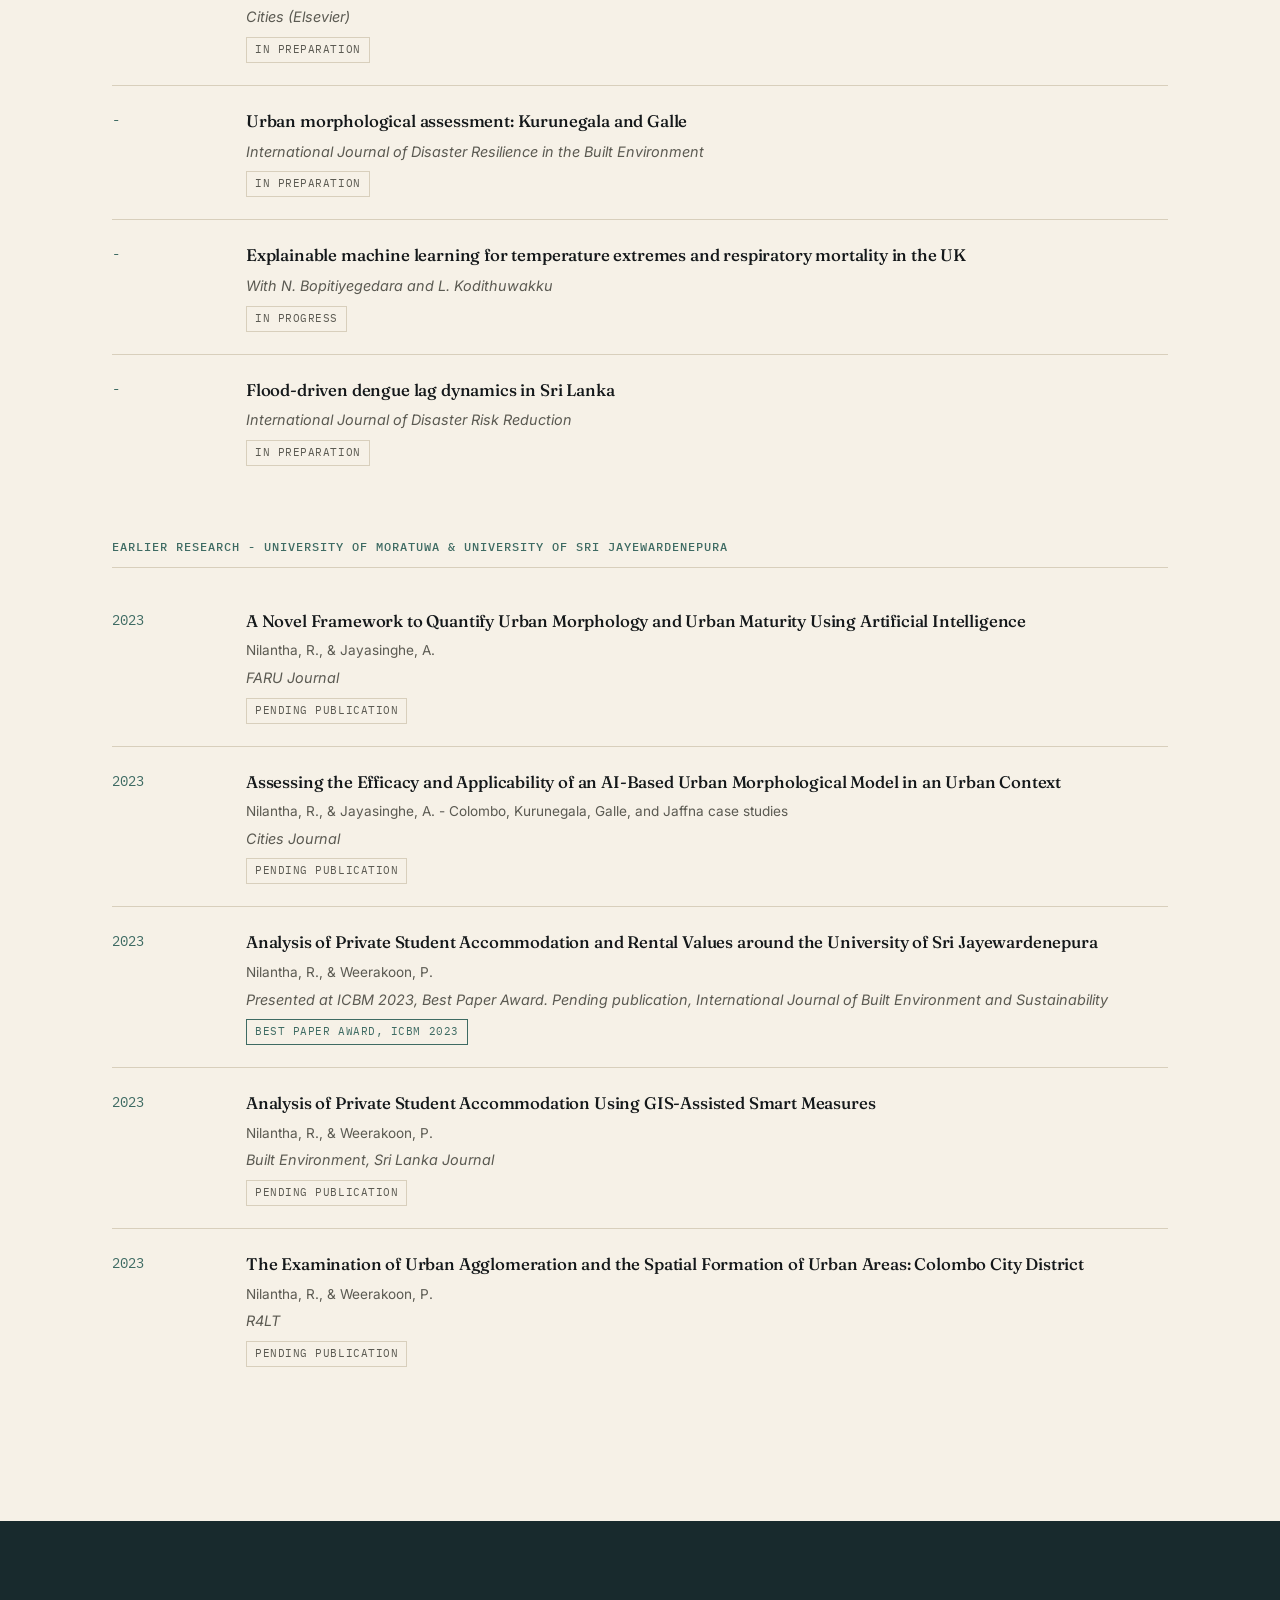
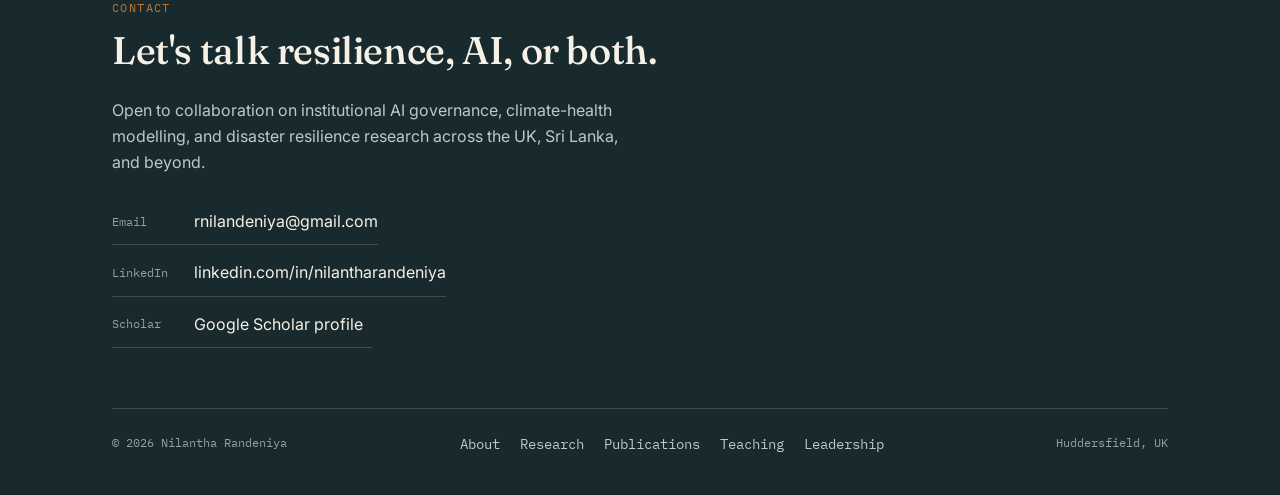
<file: volunteer.html>
<!DOCTYPE html>
<html lang="en">
<head>
<meta charset="UTF-8">
<meta name="viewport" content="width=device-width, initial-scale=1.0">
<title>Publications - Nilantha Randeniya</title>
<meta name="description" content="Journal articles, book chapters, and conference papers by Nilantha Randeniya.">
<link rel="preconnect" href="https://fonts.googleapis.com">
<link rel="preconnect" href="https://fonts.gstatic.com" crossorigin>
<link href="https://fonts.googleapis.com/css2?family=Fraunces:opsz,wght@9..144,300;9..144,400;9..144,500;9..144,600&family=Inter:wght@400;500;600&family=IBM+Plex+Mono:wght@400;500&display=swap" rel="stylesheet">
<link rel="stylesheet" href="css/style.css">
</head>
<body>

<nav class="site-nav">
  <div class="wrap">
    <a class="nav-name" href="index.html"><span class="dot"></span>Nilantha Randeniya</a>
    <button class="nav-toggle" id="navToggle" aria-label="Toggle menu" aria-expanded="false">&#9776;</button>
    <ul class="nav-links" id="navLinks">
      <li><a href="index.html">Home</a></li>
      <li><a href="about.html">About</a></li>
      <li><a href="early-life.html">Early Life</a></li>
      <li><a href="research.html">Research</a></li>
      <li><a href="publications.html" class="active">Publications</a></li>
      <li><a href="teaching.html">Teaching & Service</a></li>
      <li><a href="leadership.html">Leadership</a></li>
      <li><a href="volunteer.html">Volunteer</a></li>
      <li><a href="achievements.html">Achievements</a></li>
      <li><a href="contact.html">Contact</a></li>
    </ul>
  </div>
</nav>

<header class="page-header">
  <svg class="contour-field" viewBox="0 0 1080 400" xmlns="http://www.w3.org/2000/svg" aria-hidden="true">
    <g fill="none" stroke="#E8DCC4" stroke-width="1">
      <path d="M -50 320 C 150 280, 300 360, 500 300 S 850 240, 1130 320" opacity="0.4"/>
      <path d="M -50 280 C 150 240, 300 320, 500 260 S 850 200, 1130 280" opacity="0.3"/>
      <path d="M -50 240 C 150 200, 300 280, 500 220 S 850 160, 1130 240" opacity="0.2"/>
    </g>
  </svg>
  <div class="wrap">
    <div class="breadcrumb"><a href="index.html">Home</a> / Publications</div>
    <h1>Publications</h1>
    <p class="lede">Journal articles, book chapters, and conference contributions, alongside work currently in preparation and under review.</p>
  </div>
</header>

<section>
  <div class="wrap">

    <div class="pub-group reveal">
      <h3 class="group-title">Published</h3>
      <div class="pub">
        <div class="year">2025</div>
        <div>
          <h4>Responsible Intelligence: Ethical AI Governance for Climate Prediction in the Australian Context</h4>
          <div class="venue">AI and Ethics (Springer)</div>
          <div class="authors">Randeniya, J. N., Haigh, R., &amp; Amaratunga, D.</div>
          <span class="status published">Published</span>
        </div>
      </div>
      <div class="pub">
        <div class="year">-</div>
        <div>
          <h4>AI and climate change prediction</h4>
          <div class="venue">Book chapter, Springer</div>
          <span class="status published">Published</span>
        </div>
      </div>
    </div>

    <div class="pub-group reveal">
      <h3 class="group-title">Under Review</h3>
      <div class="pub">
        <div class="year">2026</div>
        <div>
          <h4>Beyond Accuracy: Why "Good Enough" AI Systems Outperform "Optimal" Models in UK Climate Services</h4>
          <div class="venue">AI and Society</div>
          <span class="status rebuttal">Revise &amp; resubmit</span>
        </div>
      </div>
      <div class="pub">
        <div class="year">2026</div>
        <div>
          <h4>From Principles to Practice: An ML-Driven Framework for Assessing Institutional AI Readiness</h4>
          <div class="venue">AIES 2026 - Paper 810</div>
          <span class="status rebuttal">In rebuttal</span>
        </div>
      </div>
      <div class="pub">
        <div class="year">2026</div>
        <div>
          <h4>Bridging the AI Divide</h4>
          <div class="venue">UNDRR compendium book chapter</div>
          <span class="status rebuttal">Submitted</span>
        </div>
      </div>
      <div class="pub">
        <div class="year">-</div>
        <div>
          <h4>Flood recovery in the Kelani River Basin</h4>
          <div class="venue">Under revision following resubmission</div>
          <span class="status rebuttal">Revise &amp; resubmit</span>
        </div>
      </div>
    </div>

    <div class="pub-group reveal">
      <h3 class="group-title">In Preparation</h3>
      <div class="pub">
        <div class="year">-</div>
        <div>
          <h4>Polycentric vulnerability in Colombo</h4>
          <div class="venue">Cities (Elsevier)</div>
          <span class="status">In preparation</span>
        </div>
      </div>
      <div class="pub">
        <div class="year">-</div>
        <div>
          <h4>Urban morphological assessment: Kurunegala and Galle</h4>
          <div class="venue">International Journal of Disaster Resilience in the Built Environment</div>
          <span class="status">In preparation</span>
        </div>
      </div>
      <div class="pub">
        <div class="year">-</div>
        <div>
          <h4>Explainable machine learning for temperature extremes and respiratory mortality in the UK</h4>
          <div class="venue">With N. Bopitiyegedara and L. Kodithuwakku</div>
          <span class="status">In progress</span>
        </div>
      </div>
      <div class="pub">
        <div class="year">-</div>
        <div>
          <h4>Flood-driven dengue lag dynamics in Sri Lanka</h4>
          <div class="venue">International Journal of Disaster Risk Reduction</div>
          <span class="status">In preparation</span>
        </div>
      </div>
    </div>

    <div class="pub-group reveal">
      <h3 class="group-title">Earlier Research - University of Moratuwa &amp; University of Sri Jayewardenepura</h3>
      <div class="pub">
        <div class="year">2023</div>
        <div>
          <h4>A Novel Framework to Quantify Urban Morphology and Urban Maturity Using Artificial Intelligence</h4>
          <div class="authors">Nilantha, R., &amp; Jayasinghe, A.</div>
          <div class="venue">FARU Journal</div>
          <span class="status">Pending publication</span>
        </div>
      </div>
      <div class="pub">
        <div class="year">2023</div>
        <div>
          <h4>Assessing the Efficacy and Applicability of an AI-Based Urban Morphological Model in an Urban Context</h4>
          <div class="authors">Nilantha, R., &amp; Jayasinghe, A. - Colombo, Kurunegala, Galle, and Jaffna case studies</div>
          <div class="venue">Cities Journal</div>
          <span class="status">Pending publication</span>
        </div>
      </div>
      <div class="pub">
        <div class="year">2023</div>
        <div>
          <h4>Analysis of Private Student Accommodation and Rental Values around the University of Sri Jayewardenepura</h4>
          <div class="authors">Nilantha, R., &amp; Weerakoon, P.</div>
          <div class="venue">Presented at ICBM 2023, Best Paper Award. Pending publication, International Journal of Built Environment and Sustainability</div>
          <span class="status published">Best Paper Award, ICBM 2023</span>
        </div>
      </div>
      <div class="pub">
        <div class="year">2023</div>
        <div>
          <h4>Analysis of Private Student Accommodation Using GIS-Assisted Smart Measures</h4>
          <div class="authors">Nilantha, R., &amp; Weerakoon, P.</div>
          <div class="venue">Built Environment, Sri Lanka Journal</div>
          <span class="status">Pending publication</span>
        </div>
      </div>
      <div class="pub">
        <div class="year">2023</div>
        <div>
          <h4>The Examination of Urban Agglomeration and the Spatial Formation of Urban Areas: Colombo City District</h4>
          <div class="authors">Nilantha, R., &amp; Weerakoon, P.</div>
          <div class="venue">R4LT</div>
          <span class="status">Pending publication</span>
        </div>
      </div>
    </div>

  </div>
</section>

<footer class="site-footer" id="contact">
  <div class="wrap">
    <span class="eyebrow" style="color:var(--ochre)">Contact</span>
    <h2>Let's talk resilience, AI, or both.</h2>
    <p class="desc">Open to collaboration on institutional AI governance, climate-health modelling, and disaster resilience research across the UK, Sri Lanka, and beyond.</p>
    <div class="contact-links">
      <a href="mailto:rnilandeniya@gmail.com"><span class="k">Email</span> rnilandeniya@gmail.com</a>
      <a href="https://www.linkedin.com/in/nilantharandeniya" target="_blank" rel="noopener"><span class="k">LinkedIn</span> linkedin.com/in/nilantharandeniya</a>
      <a href="https://scholar.google.com/citations?user=WspfZRwAAAAJ&hl=en" target="_blank" rel="noopener"><span class="k">Scholar</span> Google Scholar profile</a>
    </div>
    <div class="foot-bottom">
      <span>&copy; 2026 Nilantha Randeniya</span>
      <div class="foot-links">
        <a href="about.html">About</a>
        <a href="research.html">Research</a>
        <a href="publications.html">Publications</a>
        <a href="teaching.html">Teaching</a>
        <a href="leadership.html">Leadership</a>
      </div>
      <span>Huddersfield, UK</span>
    </div>
  </div>
</footer>

<script src="js/main.js"></script>
</body>
</html>
</file>
<file: css/style.css>
/* =========================================================
   Jude Nilantha Randeniya — Academic Site
   Shared stylesheet
   ========================================================= */

:root{
  --ink:#14181A;
  --paper:#F6F1E7;
  --paper-2:#FBF8F1;
  --deep:#182A2D;
  --deep-2:#213B3E;
  --ochre:#C1752B;
  --ochre-light:#DDA35F;
  --teal:#3E6B63;
  --line:#D8CFBC;
  --line-dark:rgba(246,241,231,0.18);
  --muted:#5B5A52;
  --max:1120px;
}

*{box-sizing:border-box;margin:0;padding:0;}
html{scroll-behavior:smooth;}
@media (prefers-reduced-motion: reduce){
  html{scroll-behavior:auto;}
  *{animation-duration:0.001ms !important; transition-duration:0.001ms !important;}
}
body{
  background:var(--paper);
  color:var(--ink);
  font-family:'Inter',sans-serif;
  font-size:16px;
  line-height:1.65;
  -webkit-font-smoothing:antialiased;
}
a{color:inherit;}
img{max-width:100%;display:block;}
h1,h2,h3,h4{font-family:'Fraunces',serif;font-weight:500;letter-spacing:-0.01em;}
.wrap{max-width:var(--max);margin:0 auto;padding:0 32px;}
.eyebrow{
  font-family:'IBM Plex Mono',monospace;
  font-size:0.72rem;
  letter-spacing:0.12em;
  text-transform:uppercase;
  color:var(--ochre);
  display:inline-block;
}
:focus-visible{outline:2px solid var(--ochre);outline-offset:3px;}

/* ===== NAV ===== */
nav.site-nav{
  position:sticky;top:0;z-index:50;
  background:rgba(246,241,231,0.94);
  backdrop-filter:blur(8px);
  border-bottom:1px solid var(--line);
}
nav.site-nav .wrap{
  display:flex;align-items:center;justify-content:space-between;
  height:66px;
}
.nav-name{
  font-family:'Fraunces',serif;font-weight:500;font-size:1.02rem;
  text-decoration:none;display:flex;align-items:center;gap:10px;
}
.nav-name .dot{width:7px;height:7px;border-radius:50%;background:var(--ochre);display:inline-block;}
.nav-links{display:flex;gap:19px;list-style:none;flex-wrap:wrap;justify-content:flex-end;}
.nav-links a{
  text-decoration:none;font-size:0.78rem;color:var(--ink);
  font-weight:500;position:relative;padding-bottom:4px;white-space:nowrap;
}
.nav-links a::after{
  content:"";position:absolute;left:0;bottom:0;width:0;height:1px;background:var(--ochre);
  transition:width 0.25s ease;
}
.nav-links a:hover::after,.nav-links a.active::after{width:100%;}
.nav-links a.active{color:var(--ochre);}
.nav-toggle{display:none;background:none;border:none;font-size:1.4rem;cursor:pointer;color:var(--ink);}
@media (max-width:780px){
  .nav-links{
    position:absolute;top:66px;left:0;right:0;
    background:var(--paper);border-bottom:1px solid var(--line);
    flex-direction:column;padding:20px 32px;gap:16px;
    display:none;
  }
  .nav-links.open{display:flex;}
  .nav-toggle{display:block;}
}

/* ===== PAGE HEADER (sub-pages) ===== */
header.page-header{
  background:
    radial-gradient(ellipse at 12% 15%, rgba(193,117,43,0.12), transparent 55%),
    var(--deep);
  color:var(--paper);
  position:relative;overflow:hidden;
  padding:72px 0 60px;
}
header.page-header .contour-field{position:absolute;inset:0;opacity:0.32;pointer-events:none;}
header.page-header .wrap{position:relative;z-index:2;}
.breadcrumb{
  font-family:'IBM Plex Mono',monospace;font-size:0.72rem;letter-spacing:0.06em;
  color:#9FB0AB;text-transform:uppercase;margin-bottom:18px;
}
.breadcrumb a{text-decoration:none;color:#9FB0AB;}
.breadcrumb a:hover{color:var(--ochre);}
header.page-header h1{
  font-size:clamp(2.1rem,4.6vw,3.2rem);color:var(--paper);
}
header.page-header p.lede{
  margin-top:16px;font-size:1.05rem;color:#C7D0CB;max-width:640px;
}

/* ===== HOME HERO ===== */
header.hero{
  background:
    radial-gradient(ellipse at 15% 20%, rgba(193,117,43,0.12), transparent 55%),
    var(--deep);
  color:var(--paper);
  position:relative;overflow:hidden;
  padding:80px 0 90px;
}
.contour-field{position:absolute;inset:0;opacity:0.35;pointer-events:none;}
.hero .wrap{position:relative;z-index:2;display:grid;grid-template-columns:1.4fr 0.9fr;gap:56px;align-items:center;}
@media (max-width:860px){.hero .wrap{grid-template-columns:1fr;}}
.hero-coord{
  font-family:'IBM Plex Mono',monospace;font-size:0.72rem;letter-spacing:0.1em;
  color:#E8DCC4;opacity:0.75;margin-bottom:22px;display:flex;align-items:center;gap:10px;
}
.hero-coord .dot{width:6px;height:6px;border-radius:50%;background:var(--ochre);display:inline-block;}
h1.name{font-size:clamp(2.4rem,5.4vw,3.9rem);line-height:1.03;color:var(--paper);}
h1.name em{font-style:normal;color:var(--ochre);}
.hero-role{margin-top:16px;font-size:clamp(1rem,1.8vw,1.2rem);color:#E8DCC4;max-width:560px;font-weight:400;}
.hero-tags{margin-top:22px;display:flex;gap:10px;flex-wrap:wrap;}
.hero-tags .tag{
  font-family:'IBM Plex Mono',monospace;font-size:0.73rem;letter-spacing:0.04em;color:#E8DCC4;
  border:1px solid var(--line-dark);padding:6px 14px;border-radius:100px;
}
.hero-tags .tag.accent{border-color:var(--ochre);color:var(--ochre);}
.hero-actions{margin-top:32px;display:flex;gap:14px;flex-wrap:wrap;}
.btn{
  font-family:'IBM Plex Mono',monospace;font-size:0.78rem;letter-spacing:0.04em;
  text-decoration:none;padding:12px 22px;border-radius:2px;display:inline-block;
  transition:transform 0.2s ease, background 0.2s ease, border-color 0.2s ease, color 0.2s ease;
}
.btn-primary{background:var(--ochre);color:var(--deep);font-weight:600;}
.btn-primary:hover{transform:translateY(-2px);}
.btn-ghost{border:1px solid var(--line-dark);color:var(--paper);}
.btn-ghost:hover{border-color:var(--ochre);color:var(--ochre);}
.hero-portrait{
  position:relative;justify-self:center;
}
.hero-portrait img{
  width:260px;height:260px;object-fit:cover;border-radius:6px;
  border:1px solid var(--line-dark);
  filter:grayscale(12%);
}
.hero-portrait::before{
  content:"";position:absolute;top:14px;left:14px;right:-14px;bottom:-14px;
  border:1px solid var(--ochre);opacity:0.5;border-radius:6px;z-index:-1;
}

/* ===== SECTIONS ===== */
section{padding:84px 0;border-bottom:1px solid var(--line);}
section:last-of-type{border-bottom:none;}
.section-head{margin-bottom:42px;max-width:660px;}
.section-head h2{font-size:clamp(1.55rem,2.8vw,2.1rem);margin-top:8px;}
.section-head p.desc{margin-top:14px;color:var(--muted);}
.section-head.center{margin-left:auto;margin-right:auto;text-align:center;}

/* Stat cards */
.stat-row{display:grid;grid-template-columns:repeat(4,1fr);gap:2px;background:var(--line);border:1px solid var(--line);}
@media (max-width:760px){.stat-row{grid-template-columns:repeat(2,1fr);}}
.stat-cell{background:var(--paper-2);padding:26px 22px;}
.stat-cell .num{font-family:'Fraunces',serif;font-size:2.1rem;color:var(--teal);}
.stat-cell .label{font-family:'IBM Plex Mono',monospace;font-size:0.7rem;letter-spacing:0.05em;text-transform:uppercase;color:var(--muted);margin-top:6px;}

/* About-style two column */
.two-col{display:grid;grid-template-columns:1.3fr 1fr;gap:64px;align-items:start;}
@media (max-width:780px){.two-col{grid-template-columns:1fr;}}
.two-col p{margin-bottom:16px;color:#2B2A26;}
.stat-card{border:1px solid var(--line);background:var(--paper-2);padding:20px 22px;margin-bottom:14px;}
.stat-card .num{font-family:'Fraunces',serif;font-size:1.9rem;color:var(--teal);}
.stat-card .label{font-family:'IBM Plex Mono',monospace;font-size:0.72rem;letter-spacing:0.05em;text-transform:uppercase;color:var(--muted);margin-top:4px;}

/* Timeline / network */
.network{display:flex;flex-direction:column;gap:0;border-left:1px solid var(--line);margin-left:6px;}
.node{position:relative;padding:0 0 40px 34px;}
.node:last-child{padding-bottom:0;}
.node::before{
  content:"";position:absolute;left:-6.5px;top:2px;width:12px;height:12px;border-radius:50%;
  background:var(--paper);border:2px solid var(--ochre);
}
.node .when{font-family:'IBM Plex Mono',monospace;font-size:0.72rem;color:var(--ochre);letter-spacing:0.05em;text-transform:uppercase;}
.node h3{font-size:1.12rem;margin-top:6px;}
.node p{color:var(--muted);margin-top:6px;max-width:600px;font-size:0.95rem;}
.node ul{margin-top:8px;padding-left:18px;color:var(--muted);font-size:0.92rem;}
.node ul li{margin-bottom:4px;}

/* Research / grid cards */
.research-grid{display:grid;grid-template-columns:repeat(2,1fr);gap:2px;background:var(--line);border:1px solid var(--line);}
@media (max-width:760px){.research-grid{grid-template-columns:1fr;}}
.research-card{background:var(--paper);padding:32px;}
.research-card .idx{font-family:'IBM Plex Mono',monospace;font-size:0.72rem;color:var(--ochre);}
.research-card h3{font-size:1.15rem;margin-top:10px;}
.research-card p{color:var(--muted);margin-top:10px;font-size:0.94rem;}

/* Pull quote */
.pull-quote{
  border-left:3px solid var(--ochre);padding:6px 0 6px 28px;margin:44px 0;
  font-family:'Fraunces',serif;font-size:clamp(1.2rem,2.4vw,1.55rem);
  color:var(--deep);line-height:1.5;font-style:normal;font-weight:400;
}
.pull-quote cite{
  display:block;margin-top:14px;font-family:'IBM Plex Mono',monospace;
  font-size:0.75rem;color:var(--muted);font-style:normal;text-transform:uppercase;letter-spacing:0.04em;
}

/* Publications */
.pub-group{margin-bottom:48px;}
.pub-group h3.group-title{
  font-family:'IBM Plex Mono',monospace;font-size:0.78rem;letter-spacing:0.08em;
  text-transform:uppercase;color:var(--teal);margin-bottom:18px;
  border-bottom:1px solid var(--line);padding-bottom:10px;
}
.pub{border-bottom:1px solid var(--line);padding:22px 0;display:grid;grid-template-columns:110px 1fr;gap:24px;}
@media (max-width:600px){.pub{grid-template-columns:1fr;gap:6px;}}
.pub:last-child{border-bottom:none;}
.pub .year{font-family:'IBM Plex Mono',monospace;color:var(--teal);font-size:0.9rem;}
.pub h4{font-size:1.05rem;font-weight:500;font-family:'Fraunces',serif;}
.pub .venue{color:var(--muted);font-size:0.9rem;margin-top:4px;font-style:italic;}
.pub .authors{color:var(--muted);font-size:0.85rem;margin-top:4px;}
.pub .status{
  display:inline-block;margin-top:8px;font-family:'IBM Plex Mono',monospace;font-size:0.68rem;
  text-transform:uppercase;letter-spacing:0.05em;padding:3px 8px;border:1px solid var(--line);color:var(--muted);
}
.pub .status.published{border-color:var(--teal);color:var(--teal);}
.pub .status.rebuttal{border-color:var(--ochre);color:var(--ochre);}

/* Table (education / methodology) */
table.clean{width:100%;border-collapse:collapse;margin-top:12px;}
table.clean th{
  font-family:'IBM Plex Mono',monospace;font-size:0.7rem;text-transform:uppercase;letter-spacing:0.05em;
  color:var(--muted);text-align:left;padding:10px 14px;border-bottom:1px solid var(--line);
}
table.clean td{padding:14px;border-bottom:1px solid var(--line);font-size:0.92rem;vertical-align:top;}
table.clean tr:last-child td{border-bottom:none;}

/* Country tags */
.country-list{display:flex;gap:10px;flex-wrap:wrap;margin-top:18px;}
.country-list span{
  font-family:'IBM Plex Mono',monospace;font-size:0.75rem;border:1px solid var(--line);
  padding:7px 14px;color:var(--deep);background:var(--paper-2);
}

/* Cards grid (teaching / leadership) */
.card-grid{display:grid;grid-template-columns:repeat(3,1fr);gap:24px;}
@media (max-width:900px){.card-grid{grid-template-columns:repeat(2,1fr);}}
@media (max-width:620px){.card-grid{grid-template-columns:1fr;}}
.card{border:1px solid var(--line);background:var(--paper-2);padding:26px;}
.card .eyebrow{margin-bottom:10px;}
.card h3{font-size:1.05rem;}
.card p{color:var(--muted);font-size:0.9rem;margin-top:8px;}

/* CTA banner */
.cta-band{background:var(--deep-2);color:var(--paper);padding:64px 0;}
.cta-band .wrap{display:flex;justify-content:space-between;align-items:center;gap:24px;flex-wrap:wrap;}
.cta-band h2{color:var(--paper);font-size:clamp(1.4rem,2.6vw,1.9rem);max-width:520px;}

/* ===== FOOTER ===== */
footer.site-footer{background:var(--deep);color:var(--paper);padding:72px 0 40px;}
footer.site-footer h2{color:var(--paper);font-size:clamp(1.7rem,3.2vw,2.4rem);}
footer.site-footer p.desc{color:#BFC9C4;margin-top:14px;max-width:520px;}
.contact-links{margin-top:32px;display:flex;flex-direction:column;gap:14px;}
.contact-links a{
  text-decoration:none;font-size:1rem;color:var(--paper);display:flex;align-items:center;gap:12px;
  border-bottom:1px solid var(--line-dark);padding-bottom:10px;width:fit-content;min-width:260px;
  transition:color 0.2s ease, border-color 0.2s ease;
}
.contact-links a:hover{color:var(--ochre);border-color:var(--ochre);}
.contact-links .k{font-family:'IBM Plex Mono',monospace;font-size:0.72rem;color:#8FA39D;width:70px;flex-shrink:0;}
.foot-bottom{
  margin-top:60px;padding-top:24px;border-top:1px solid var(--line-dark);
  display:flex;justify-content:space-between;flex-wrap:wrap;gap:12px;
  font-family:'IBM Plex Mono',monospace;font-size:0.72rem;color:#8FA39D;
}
.foot-links{display:flex;gap:20px;flex-wrap:wrap;}
.foot-links a{text-decoration:none;color:#BFC9C4;font-size:0.85rem;}
.foot-links a:hover{color:var(--ochre);}

/* Reveal on scroll */
.reveal{opacity:0;transform:translateY(14px);transition:opacity 0.6s ease, transform 0.6s ease;}
.reveal.in{opacity:1;transform:translateY(0);}
</file>
